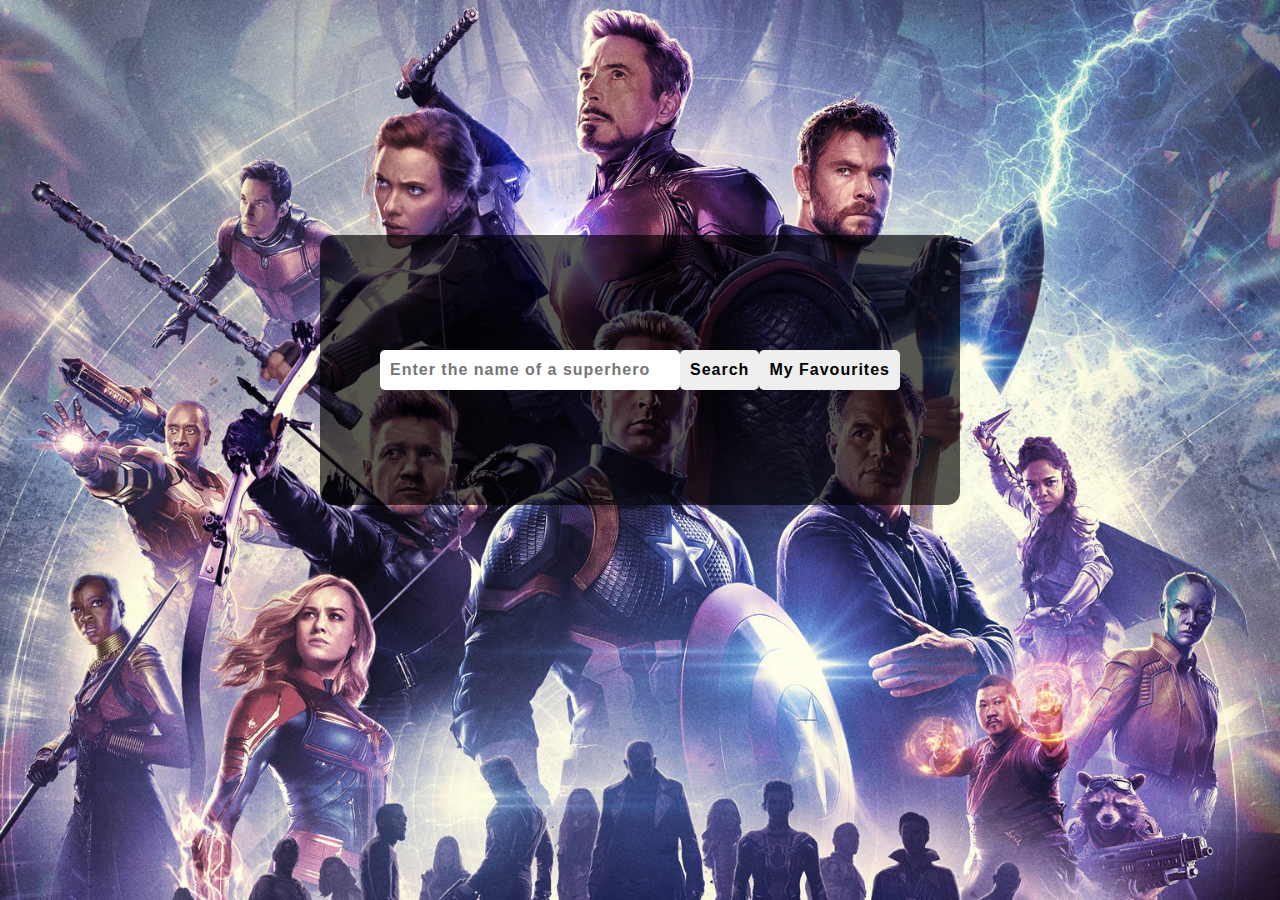
<file: index.html>
<!DOCTYPE html>
<html lang="en">
<head>
    <meta charset="UTF-8">
    <meta http-equiv="X-UA-Compatible" content="IE=edge">
    <meta name="viewport" content="width=device-width, initial-scale=1.0">
    <title>Super Hero Hunter</title>
    <link rel="stylesheet" href="https://cdnjs.cloudflare.com/ajax/libs/font-awesome/6.3.0/css/all.min.css" integrity="sha512-SzlrxWUlpfuzQ+pcUCosxcglQRNAq/DZjVsC0lE40xsADsfeQoEypE+enwcOiGjk/bSuGGKHEyjSoQ1zVisanQ==" crossorigin="anonymous" referrerpolicy="no-referrer" />
    <link rel="stylesheet" href="style.css">
</head>
<body>
    <div class="container">
        <div class="search-box">
            <input type="text" id="search_bar" placeholder="Enter the name of a superhero">
            <ul id="search_list">

            </ul>
        </div>
        <button id="search_btn" type="su
        "><i class="fas fa-search"></i> Search</button>
        <button id="fav_btn" type="submit"><i class="fas fa-heart"></i> My Favourites </button>
    </div>
    <script src="script.js"></script>
</body>
</html>
</file>
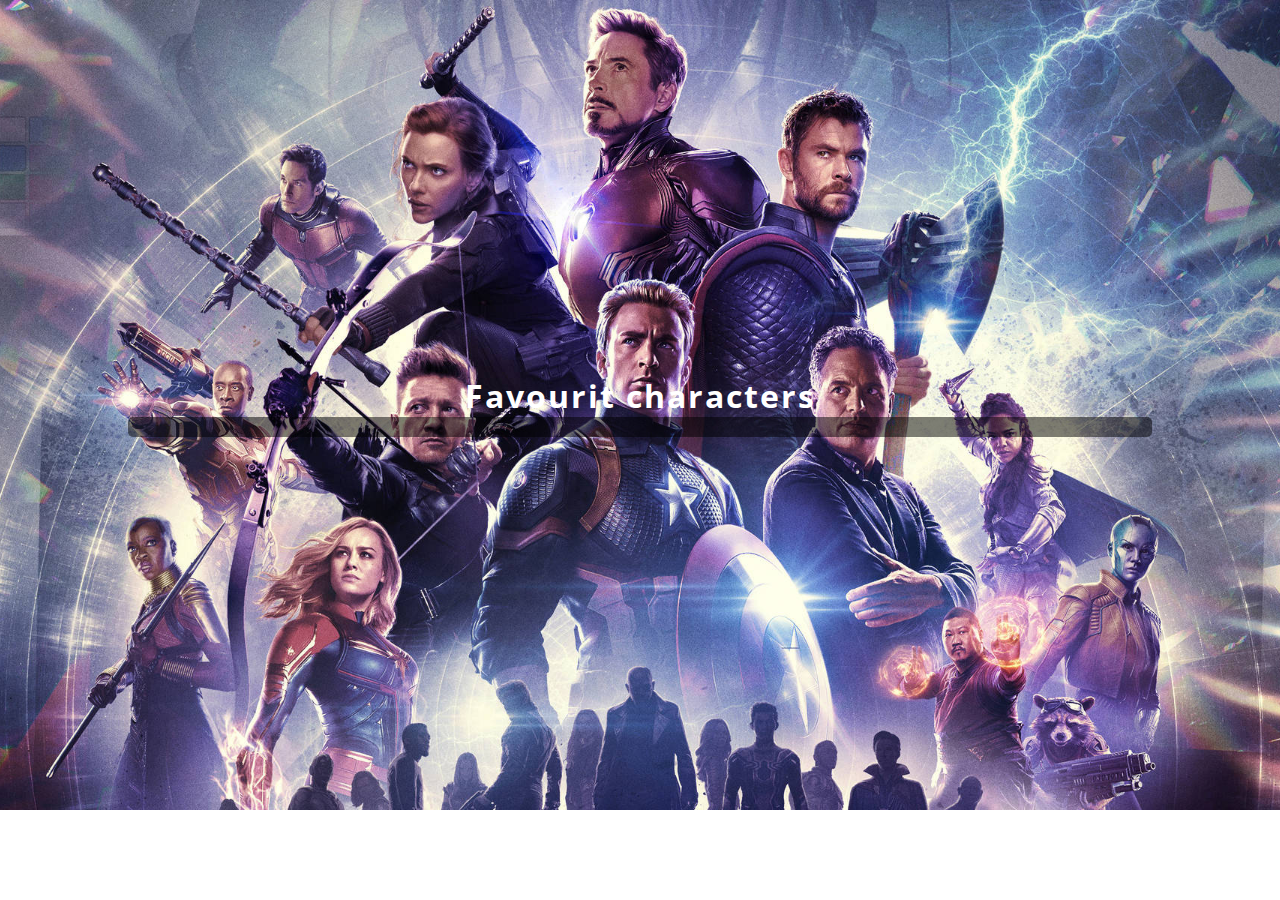
<file: favlist.html>
<!DOCTYPE html>
<html lang="en">
<head>
    <meta charset="UTF-8">
    <meta http-equiv="X-UA-Compatible" content="IE=edge">
    <meta name="viewport" content="width=device-width, initial-scale=1.0">
    <title>Favourites</title>
    <link rel="stylesheet" href="https://cdnjs.cloudflare.com/ajax/libs/font-awesome/6.3.0/css/all.min.css" integrity="sha512-SzlrxWUlpfuzQ+pcUCosxcglQRNAq/DZjVsC0lE40xsADsfeQoEypE+enwcOiGjk/bSuGGKHEyjSoQ1zVisanQ==" crossorigin="anonymous" referrerpolicy="no-referrer" />
    <link rel="stylesheet" href="favlist.css">
</head>
<body>
    <h1 class="headding">Favourit characters</h1>
    <div class="container">
        
    </div>
    <script src="favlist.js"></script>
</body>
</html>
</file>
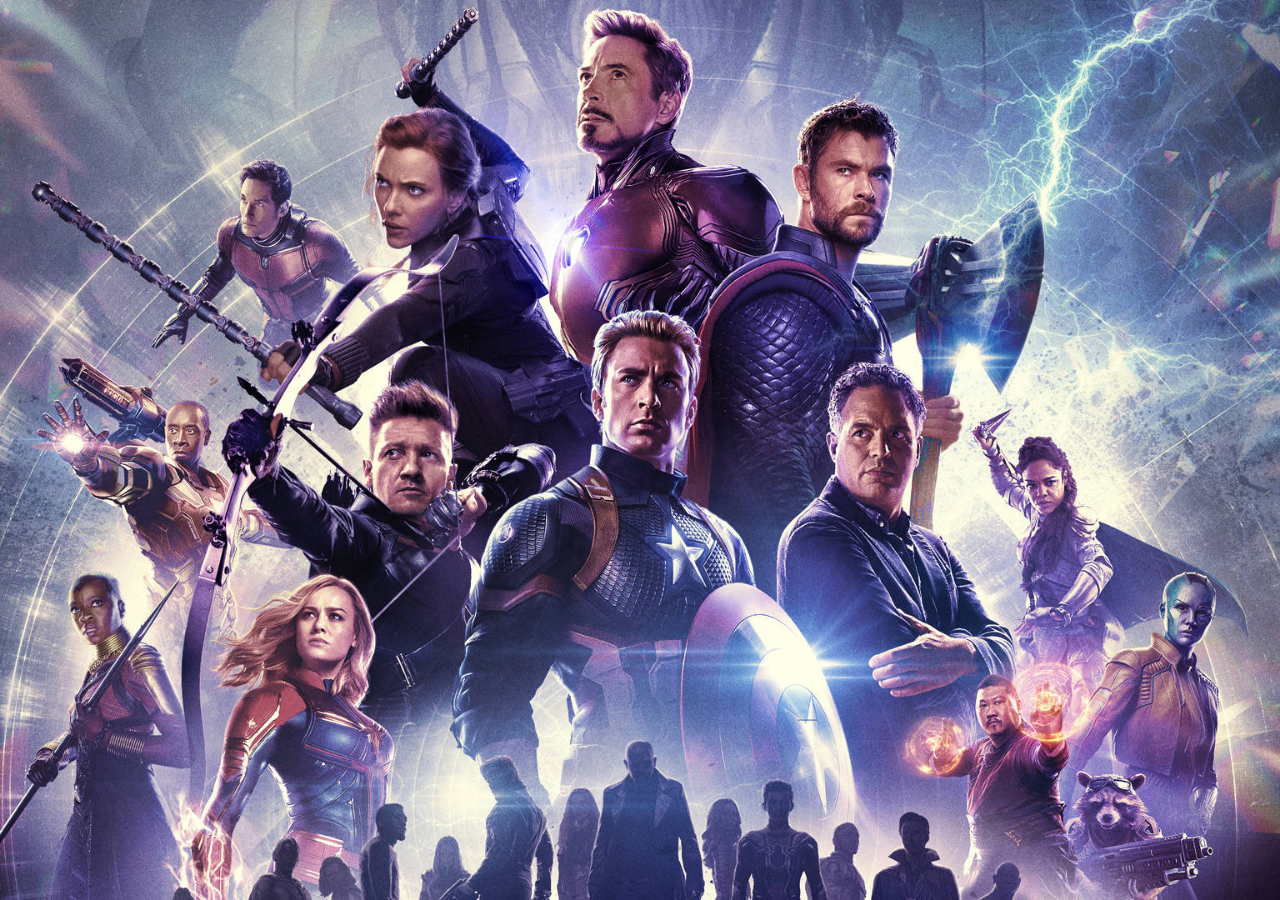
<file: hero.html>
<!DOCTYPE html>
<html lang="en">
<head>
    <meta charset="UTF-8">
    <meta http-equiv="X-UA-Compatible" content="IE=edge">
    <meta name="viewport" content="width=device-width, initial-scale=1.0">
    <title>Document</title>
    <link rel="stylesheet" href="https://cdnjs.cloudflare.com/ajax/libs/font-awesome/6.3.0/css/all.min.css" integrity="sha512-SzlrxWUlpfuzQ+pcUCosxcglQRNAq/DZjVsC0lE40xsADsfeQoEypE+enwcOiGjk/bSuGGKHEyjSoQ1zVisanQ==" crossorigin="anonymous" referrerpolicy="no-referrer" />
    <link rel="stylesheet" href="hero.css">
</head>
<body>
    <h1 id="name"></h1>
    
    <div class="container">
    

    </div>
    <script src="hero.js"></script>
</body>
</html>
</file>
<file: style.css>
@import url('https://fonts.googleapis.com/css2?family=Open+Sans:wght@400;600&display=swap');
*{
    margin: 0;
    padding: 0;
    box-sizing: border-box;
}
body{
    height: 100vh;
    width: 100%;
    display: flex;
    justify-content: center;
    align-items: center;
    background-image: url("./images/marvel.jpeg");
    background-repeat: no-repeat;
    background-position: top center;
    /* overflow: hidden; */
    background-size: cover;
    font-family: 'Open Sans', sans-serif;
}
.container{
    height: 30%;
    width: 50%;
    background: rgba(0,0,0,0.66);
    display: flex;
    flex-flow: row;
    justify-content: space-evenly;
    align-items: center;
    border-radius: 13px;
    margin-top: -160px;
    padding: 0px 60px;
}
.search-box{
    display: block;
    height: 40px;
}
#search_bar{
    width: 300px;
    height: 40px;
    position: relative;
    border: none;
    outline: none;
    border-radius: 5px;
    padding:10px;
    font-size:1rem;
    letter-spacing: 1px;
    font-weight: 600;
}
#search_list{
    width: 100%;
    display: none;
    max-height: 300px;
    flex-flow: column;
    justify-content: left;
    color: black;
    background: white;
    position:relative;
    border-radius: 5px;
    overflow-y:auto;
    padding:5px;
}
#search_list li{
    padding:5px;
    margin:1px;  
}
#search_list li:hover{
    background: darkgray;
    cursor: pointer;
}

button{
    height: 40px;
    padding: 10px;
    border-radius: 5px;
    font-size: 1rem;
    letter-spacing: 1px;
    font-weight: 600;
    border:none;
    outline: none;
    box-shadow: rgba(253, 253, 253, 0.981) 0px 25px 20px -20px;
}
</file>
<file: favlist.css>
@import url('https://fonts.googleapis.com/css2?family=Open+Sans:wght@400;600&display=swap');

*{
    margin: 0;
    padding: 0;
    box-sizing: border-box;
}
body{
    font-family: 'Open Sans', sans-serif;
    max-width: 100vw;
    height: auto;
    min-height: 90vh;
    display: flex;
    overflow-y:scroll;
    color: white;
    flex-flow:column;
    justify-content: center;
    align-items: center;
    letter-spacing: 2px;
    font-weight: 300;
    background-image: url(./images/marvel.jpeg);
    background-position:top center;
    
    background-repeat: no-repeat;
    background-size:cover;

}
.heading{
    
    margin-bottom:10px;
    position: relative;
}

.container{
    position: relative;
    max-width: 90%;
    min-width:80%;
    min-height:90% ;
    height: auto;
    padding:10px;
    background: rgba(0, 0, 0, 0.501);
    display: flex;
    justify-content: space-around;
    flex-wrap: wrap;
    border-radius: 5px;
}

.card{
    text-align: center;
    border-radius: 5px;
    background: hsla(0, 12%, 87%, 0.542);
    color:black;
    margin:20px 10px;
    box-shadow: rgb(204, 219, 232) 3px 3px 6px 0px inset, rgba(255, 255, 255, 0.5) -3px -3px 6px 1px inset;
    padding:5px;
}
.card img{
   border-radius: 5px;
}
.btn-cnt{
    display: flex;
    margin:10px 0px;
    
    padding:0px 5px;
    justify-content:center;
}
.btn-cnt button{
    font-size: 1rem;
    padding: 5px;
    color: oldlace;
    border:none;
    box-shadow: 3px 3px 2px black;
    letter-spacing: 1px;
    border-radius: 5px;
}
.del{
    background: rgb(216, 31, 31);
    margin-right: 5px;
}
.info{
    background-color: royalblue;
    margin-left:5px;
    width:50px;
}
</file>
<file: hero.css>
@import url('https://fonts.googleapis.com/css2?family=Open+Sans:wght@400;600&display=swap');

*{
    margin: 0;
    padding: 0;
    box-sizing: border-box;
}
body{
    font-family: 'Open Sans', sans-serif;
    height: 100vh;
    width:100%;
    color:white;
    letter-spacing: 2px;
    font-weight: 300;
    display:flex;
    flex-flow: column;
    justify-content:space-around;
    align-items:center;
    background-image: url(./images/marvel.jpeg);
    background-position: top center;
    overflow: hidden;
    background-repeat: no-repeat;
    background-size:cover;
}

/* Styling hero card and hero information */
.hero_card,.hero_info{
    display: flex;
    flex-flow: column;
    padding:20px;
    background: rgba(0, 0, 0, 0.549);
    border-radius: 5px;

}
.container{
    display: flex;
    flex-flow:row;
    width:80%;
    justify-content: space-around;
    
}
.hero_info{
    max-width: 600px;
}
</file>
